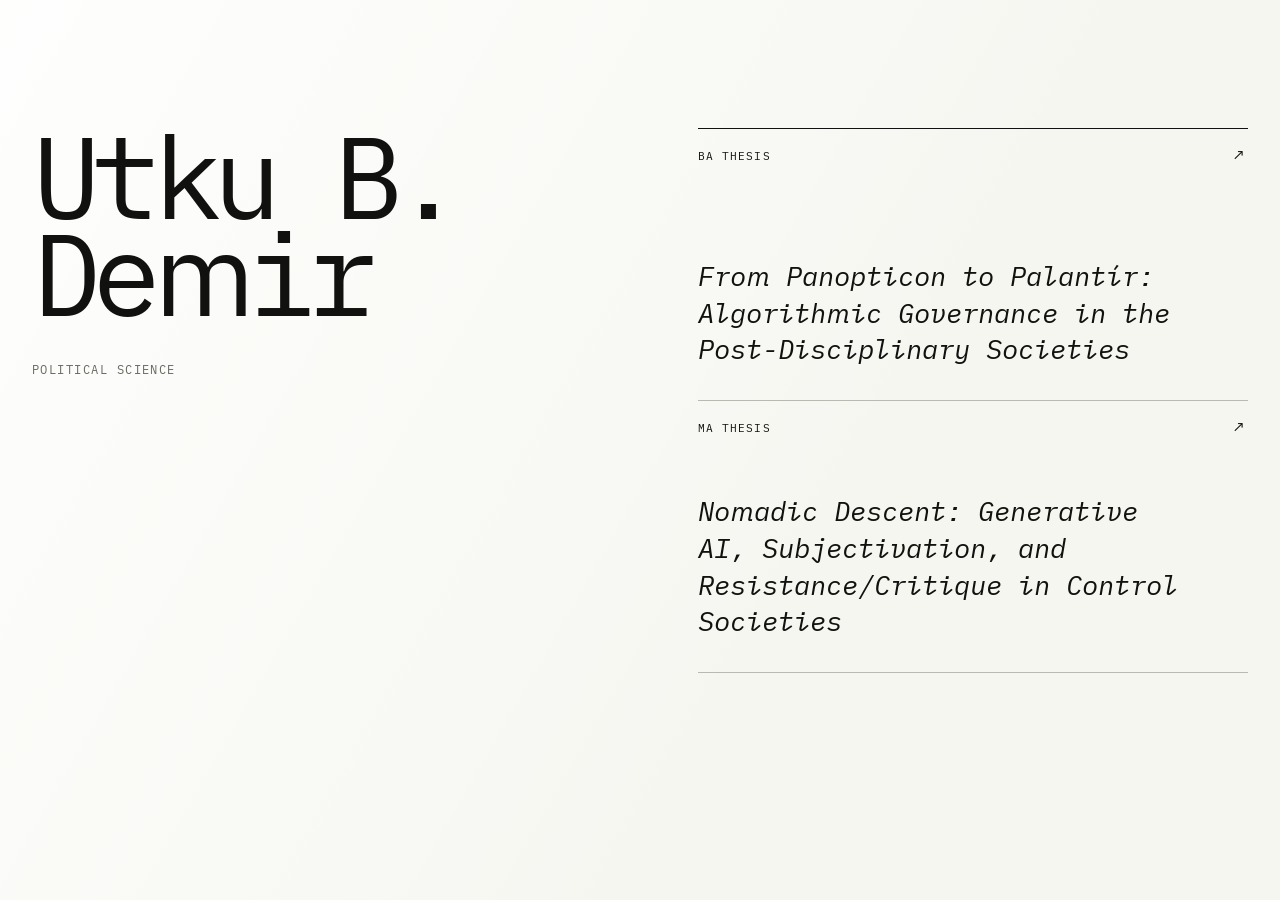
<file: index.html>
<!doctype html>
<html lang="en">
<head>
  <meta charset="utf-8">
  <meta name="viewport" content="width=device-width, initial-scale=1">
  <meta name="color-scheme" content="light dark">
  <title>Utku B. Demir</title>
  <link rel="stylesheet" href="assets/site.css">
</head>
<body>
  <main>
    <article>
      <header>
        <h1>Utku B. Demir</h1>
        <p class="subtitle">Political Science</p>
      </header>

      <section aria-label="Theses">
        <a class="thesis" href="https://utkubilendemir.github.io/BA-Thesis/">
          <span class="thesis-type">BA Thesis</span>
          <span class="thesis-title"><em>From Panopticon to Palantír: Algorithmic Governance in the Post-Disciplinary Societies</em></span>
          <span class="arrow" aria-hidden="true">↗</span>
        </a>

        <a class="thesis" href="https://utkubilendemir.github.io/MA-Thesis/">
          <span class="thesis-type">MA Thesis</span>
          <span class="thesis-title"><em>Nomadic Descent: Generative AI, Subjectivation, and Resistance/Critique in Control Societies</em></span>
          <span class="arrow" aria-hidden="true">↗</span>
        </a>
      </section>
    </article>
  </main>
</body>
</html>
</file>
<file: assets/site.css>
@font-face {
  font-family: "iA Writer Duo";
  src: url("fonts/ia-writer-duo-400.woff2") format("woff2");
  font-style: normal;
  font-weight: 400;
  font-display: swap;
}

@font-face {
  font-family: "iA Writer Duo";
  src: url("fonts/ia-writer-duo-400-italic.woff2") format("woff2");
  font-style: italic;
  font-weight: 400;
  font-display: swap;
}

@font-face {
  font-family: "iA Writer Duo";
  src: url("fonts/ia-writer-duo-700.woff2") format("woff2");
  font-style: normal;
  font-weight: 700;
  font-display: swap;
}

@font-face {
  font-family: "iA Writer Mono";
  src: url("fonts/ia-writer-mono-400.woff2") format("woff2");
  font-style: normal;
  font-weight: 400;
  font-display: swap;
}

:root {
  --paper: #f6f6f1;
  --ink: #11110f;
  --muted: #686861;
  --line: #b9b9b1;
  color-scheme: light dark;
}

* { box-sizing: border-box; }

html {
  min-height: 100%;
  background: #d8d8d2;
}

body {
  min-height: 100vh;
  margin: 0;
  color: var(--ink);
  background:
    linear-gradient(120deg, rgba(255, 255, 255, .9) 0%, rgba(255, 255, 255, 0) 64%),
    var(--paper);
  font-family: "iA Writer Duo", "IBM Plex Mono", ui-monospace, monospace;
  text-rendering: optimizeLegibility;
}

main {
  width: min(calc(100% - 3rem), 76rem);
  margin: 0 auto;
}

article {
  min-height: 100vh;
  padding: clamp(4rem, 10vw, 9rem) 0 5rem;
  display: grid;
  grid-template-columns: minmax(0, 1fr) minmax(24rem, 1fr);
  column-gap: clamp(4rem, 9vw, 10rem);
  align-content: start;
}

header { position: sticky; top: 5rem; align-self: start; }

h1 {
  max-width: 7ch;
  margin: 0;
  font-size: clamp(4rem, 9vw, 8.6rem);
  font-weight: 400;
  letter-spacing: -.075em;
  line-height: .84;
}

.subtitle {
  margin: 2.5rem 0 0;
  color: var(--muted);
  font-family: "iA Writer Mono", monospace;
  font-size: .76rem;
  letter-spacing: .12em;
  text-transform: uppercase;
}

section {
  border-top: 1px solid var(--ink);
}

.thesis {
  position: relative;
  min-height: 17rem;
  padding: 1.25rem 3rem 2rem 0;
  display: flex;
  flex-direction: column;
  justify-content: space-between;
  gap: 2.5rem;
  color: inherit;
  border-bottom: 1px solid var(--line);
  text-decoration: none;
  transition: background-color 180ms ease, color 180ms ease, padding-left 180ms ease;
}

.thesis:hover,
.thesis:focus-visible {
  background-color: var(--ink);
  color: var(--paper);
  padding-left: 1.25rem;
}

.thesis:focus-visible {
  outline: 2px solid var(--ink);
  outline-offset: 3px;
}

.thesis-type {
  font-family: "iA Writer Mono", monospace;
  font-size: .7rem;
  letter-spacing: .1em;
  text-transform: uppercase;
}

.thesis-title {
  max-width: 32rem;
  font-size: clamp(1.25rem, 2.2vw, 1.7rem);
  line-height: 1.35;
}

.arrow {
  position: absolute;
  right: .25rem;
  top: 1rem;
  font-family: "iA Writer Mono", monospace;
  font-size: 1rem;
}

@media (prefers-color-scheme: dark) {
  :root {
    --paper: #11110f;
    --ink: #f1f1ea;
    --muted: #aaa9a1;
    --line: #4a4a44;
  }

  html { background: #050505; }

  body {
    background:
      linear-gradient(120deg, rgba(255, 255, 255, .04) 0%, rgba(255, 255, 255, 0) 64%),
      var(--paper);
  }
}

@media (max-width: 760px) {
  main { width: min(calc(100% - 2rem), 40rem); }

  article {
    display: block;
    padding-top: 4rem;
  }

  header {
    position: static;
    padding-bottom: 4rem;
  }

  section { margin-top: 1rem; }
  .thesis { min-height: 14rem; }
}

@media (prefers-reduced-motion: reduce) {
  .thesis { transition: none; }
}
</file>
